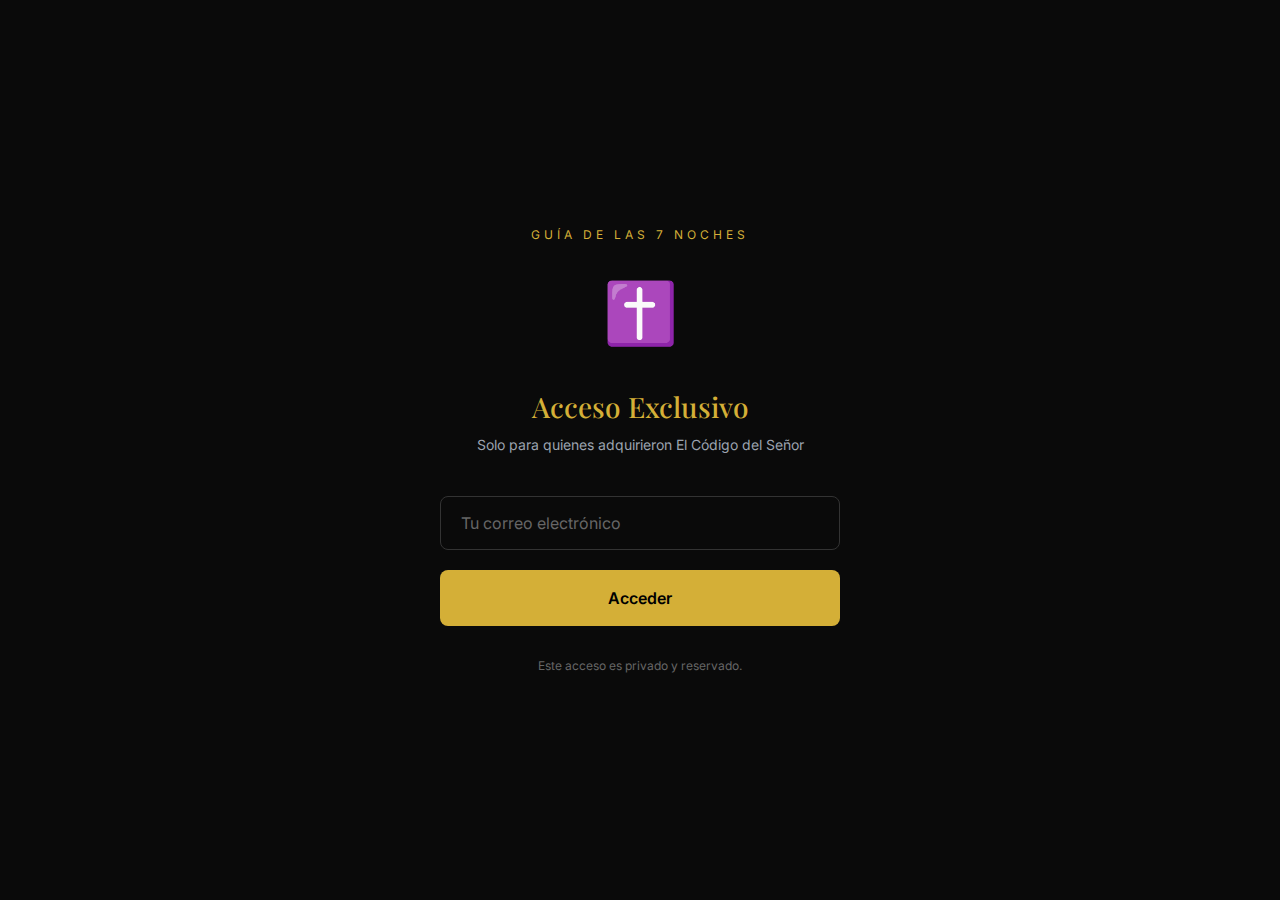
<file: app/index.html>
<!DOCTYPE html>
<html lang="es">

<head>
    <meta charset="UTF-8">
    <meta name="viewport" content="width=device-width, initial-scale=1.0">
    <meta name="description"
        content="Guía Interactiva de las 7 Noches - Un ritual guiado para tu transformación espiritual.">
    <meta name="robots" content="noindex, nofollow">

    <title>Guía de las 7 Noches | El Código del Señor</title>

    <!-- Favicon -->
    <link rel="icon" type="image/svg+xml"
        href="data:image/svg+xml,<svg xmlns='http://www.w3.org/2000/svg' viewBox='0 0 100 100'><text y='.9em' font-size='90'>🌙</text></svg>">

    <!-- Google Fonts -->
    <link rel="preconnect" href="https://fonts.googleapis.com">
    <link rel="preconnect" href="https://fonts.gstatic.com" crossorigin>
    <link
        href="https://fonts.googleapis.com/css2?family=Playfair+Display:wght@400;500;600;700&family=Inter:wght@400;500;600&display=swap"
        rel="stylesheet">

    <!-- Styles -->
    <link rel="stylesheet" href="/app/styles.css">
</head>

<body>
    <div id="app"></div>

    <script src="/app/app.js"></script>
</body>

</html>
</file>
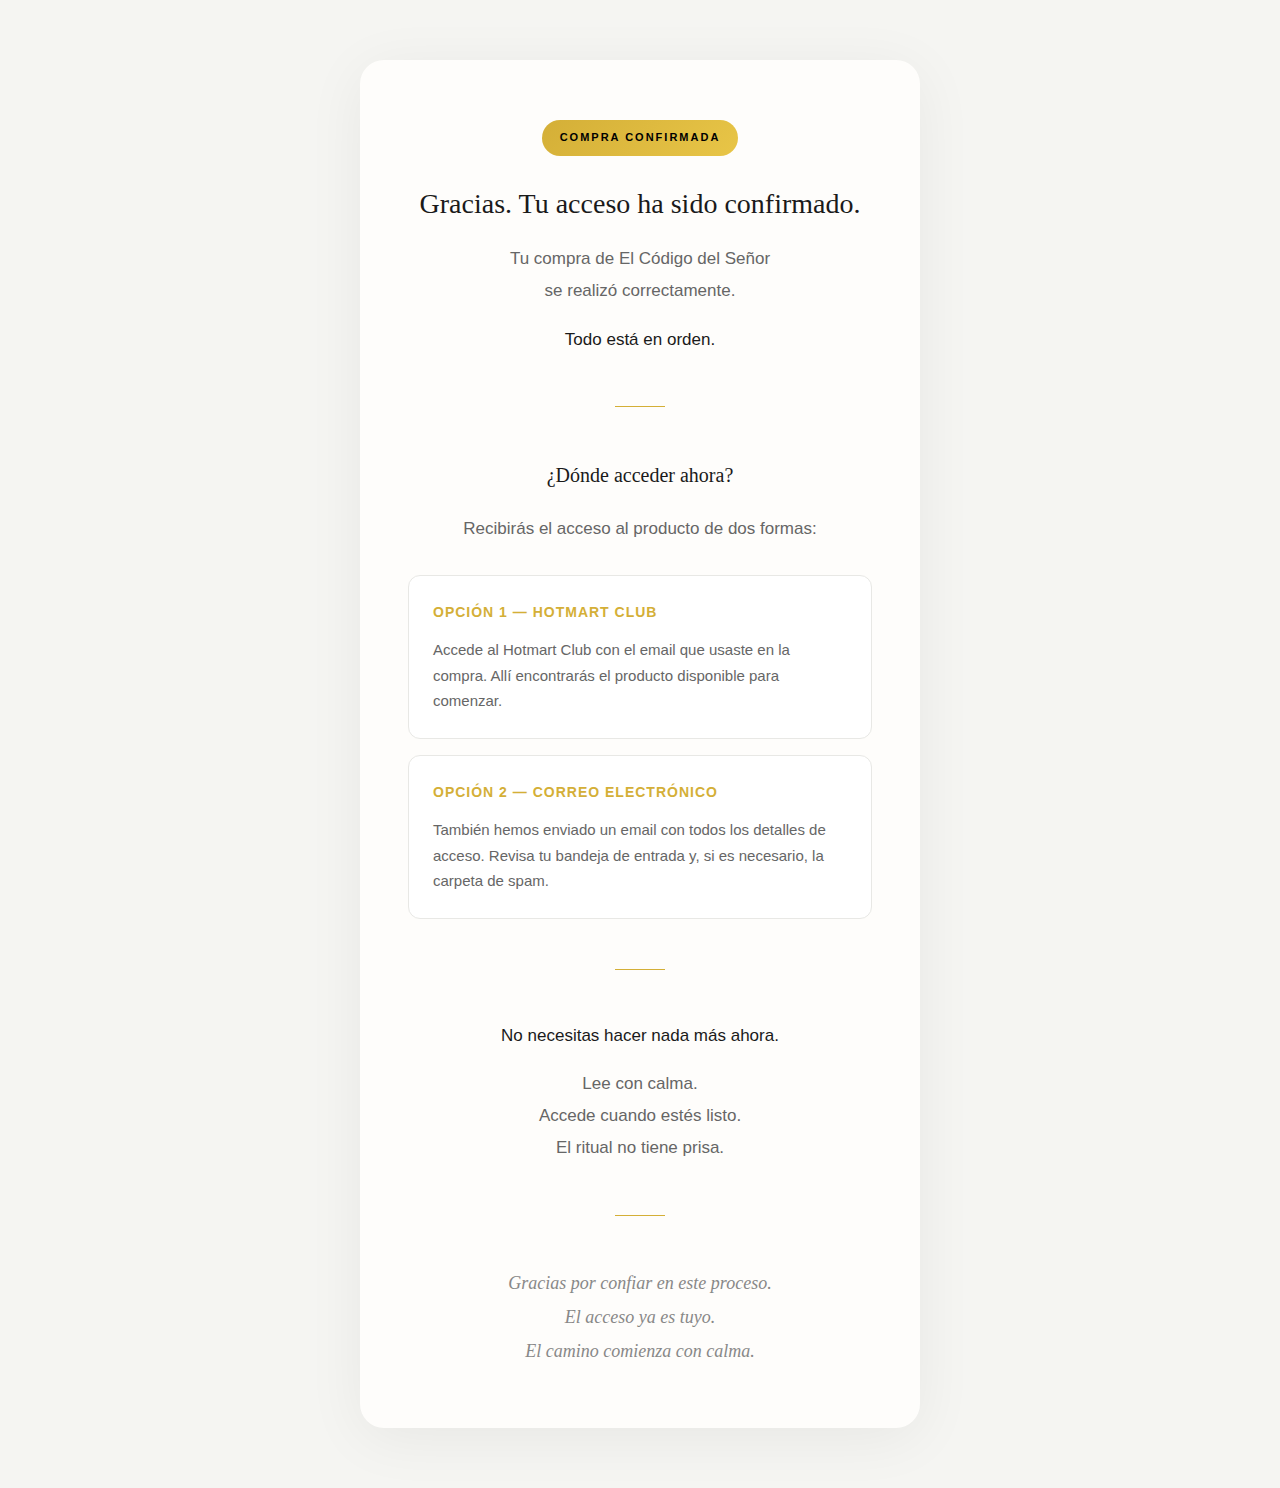
<file: thanks/index.html>
<!DOCTYPE html>
<html lang="es">

<head>
    <meta charset="UTF-8">
    <meta name="viewport" content="width=device-width, initial-scale=1.0">
    <meta name="robots" content="noindex, nofollow">

    <title>Compra Confirmada | El Código del Señor</title>

    <link rel="icon" type="image/svg+xml"
        href="data:image/svg+xml,<svg xmlns='http://www.w3.org/2000/svg' viewBox='0 0 100 100'><text y='.9em' font-size='90'>✓</text></svg>">

    <style>
        * {
            margin: 0;
            padding: 0;
            box-sizing: border-box;
        }

        body {
            background: #FEFDFB;
            font-family: -apple-system, BlinkMacSystemFont, 'Segoe UI', sans-serif;
            font-size: 17px;
            line-height: 1.8;
            color: #555;
            -webkit-font-smoothing: antialiased;
        }

        .container {
            max-width: 560px;
            margin: 0 auto;
            min-height: 100vh;
            padding: 60px 24px;
        }

        @media (min-width: 768px) {
            body {
                display: flex;
                justify-content: center;
                align-items: flex-start;
                padding: 60px 20px;
                background: #f5f5f2;
            }

            .container {
                background: #FEFDFB;
                border-radius: 24px;
                box-shadow: 0 10px 60px rgba(0, 0, 0, 0.06);
                min-height: auto;
                padding: 60px 48px;
            }
        }

        /* Badge */
        .badge {
            display: inline-block;
            background: linear-gradient(135deg, #D4AF37 0%, #E8C547 100%);
            color: #000;
            font-size: 11px;
            font-weight: 700;
            letter-spacing: 2px;
            padding: 8px 18px;
            border-radius: 20px;
            margin-bottom: 28px;
            text-transform: uppercase;
        }

        /* Bloco */
        .bloco {
            margin-bottom: 50px;
            text-align: center;
        }

        .bloco:last-child {
            margin-bottom: 0;
        }

        /* Separador */
        .separador {
            width: 50px;
            height: 1px;
            background: #D4AF37;
            margin: 50px auto;
        }

        /* Título */
        .titulo {
            font-family: Georgia, 'Times New Roman', serif;
            font-size: 28px;
            color: #1a1a1a;
            margin-bottom: 20px;
            font-weight: 400;
            line-height: 1.4;
        }

        /* Subtítulo */
        .subtitulo {
            font-family: Georgia, 'Times New Roman', serif;
            font-size: 20px;
            color: #1a1a1a;
            margin-bottom: 20px;
            font-weight: 400;
        }

        /* Texto */
        .texto {
            color: #666;
            margin-bottom: 16px;
            line-height: 1.9;
        }

        .texto:last-child {
            margin-bottom: 0;
        }

        .texto.destaque {
            color: #1a1a1a;
        }

        /* Opções de acesso */
        .opciones {
            text-align: left;
            margin: 30px 0;
        }

        .opcion {
            background: #fff;
            border: 1px solid #e8e8e5;
            border-radius: 12px;
            padding: 24px;
            margin-bottom: 16px;
        }

        .opcion:last-child {
            margin-bottom: 0;
        }

        .opcion-titulo {
            font-size: 14px;
            font-weight: 700;
            color: #D4AF37;
            letter-spacing: 1px;
            text-transform: uppercase;
            margin-bottom: 12px;
        }

        .opcion-texto {
            font-size: 15px;
            color: #666;
            line-height: 1.7;
        }

        /* Texto final */
        .texto-final {
            font-family: Georgia, 'Times New Roman', serif;
            font-size: 18px;
            color: #888;
            line-height: 1.9;
            font-style: italic;
        }

        /* Responsive */
        @media (max-width: 480px) {
            .container {
                padding: 40px 20px;
            }

            .titulo {
                font-size: 24px;
            }

            .subtitulo {
                font-size: 18px;
            }

            .opcion {
                padding: 20px;
            }
        }
    </style>
</head>

<body>
    <div class="container">

        <!-- BLOQUE 1: CONFIRMACIÓN -->
        <section class="bloco">
            <div class="badge">COMPRA CONFIRMADA</div>
            <h1 class="titulo">Gracias. Tu acceso ha sido confirmado.</h1>
            <p class="texto">
                Tu compra de El Código del Señor<br>
                se realizó correctamente.
            </p>
            <p class="texto destaque">
                Todo está en orden.
            </p>
        </section>

        <div class="separador"></div>

        <!-- BLOQUE 2: DÓNDE ACCEDER -->
        <section class="bloco">
            <h2 class="subtitulo">¿Dónde acceder ahora?</h2>
            <p class="texto">
                Recibirás el acceso al producto de dos formas:
            </p>

            <div class="opciones">
                <div class="opcion">
                    <p class="opcion-titulo">Opción 1 — Hotmart Club</p>
                    <p class="opcion-texto">
                        Accede al Hotmart Club con el email que usaste en la compra.
                        Allí encontrarás el producto disponible para comenzar.
                    </p>
                </div>

                <div class="opcion">
                    <p class="opcion-titulo">Opción 2 — Correo electrónico</p>
                    <p class="opcion-texto">
                        También hemos enviado un email con todos los detalles de acceso.
                        Revisa tu bandeja de entrada y, si es necesario, la carpeta de spam.
                    </p>
                </div>
            </div>
        </section>

        <div class="separador"></div>

        <!-- BLOQUE 3: INSTRUCCIÓN -->
        <section class="bloco">
            <p class="texto destaque">
                No necesitas hacer nada más ahora.
            </p>
            <p class="texto">
                Lee con calma.<br>
                Accede cuando estés listo.<br>
                El ritual no tiene prisa.
            </p>
        </section>

        <div class="separador"></div>

        <!-- BLOQUE 4: CIERRE -->
        <section class="bloco">
            <p class="texto-final">
                Gracias por confiar en este proceso.
            </p>
            <p class="texto-final">
                El acceso ya es tuyo.<br>
                El camino comienza con calma.
            </p>
        </section>

    </div>
</body>

</html>
</file>
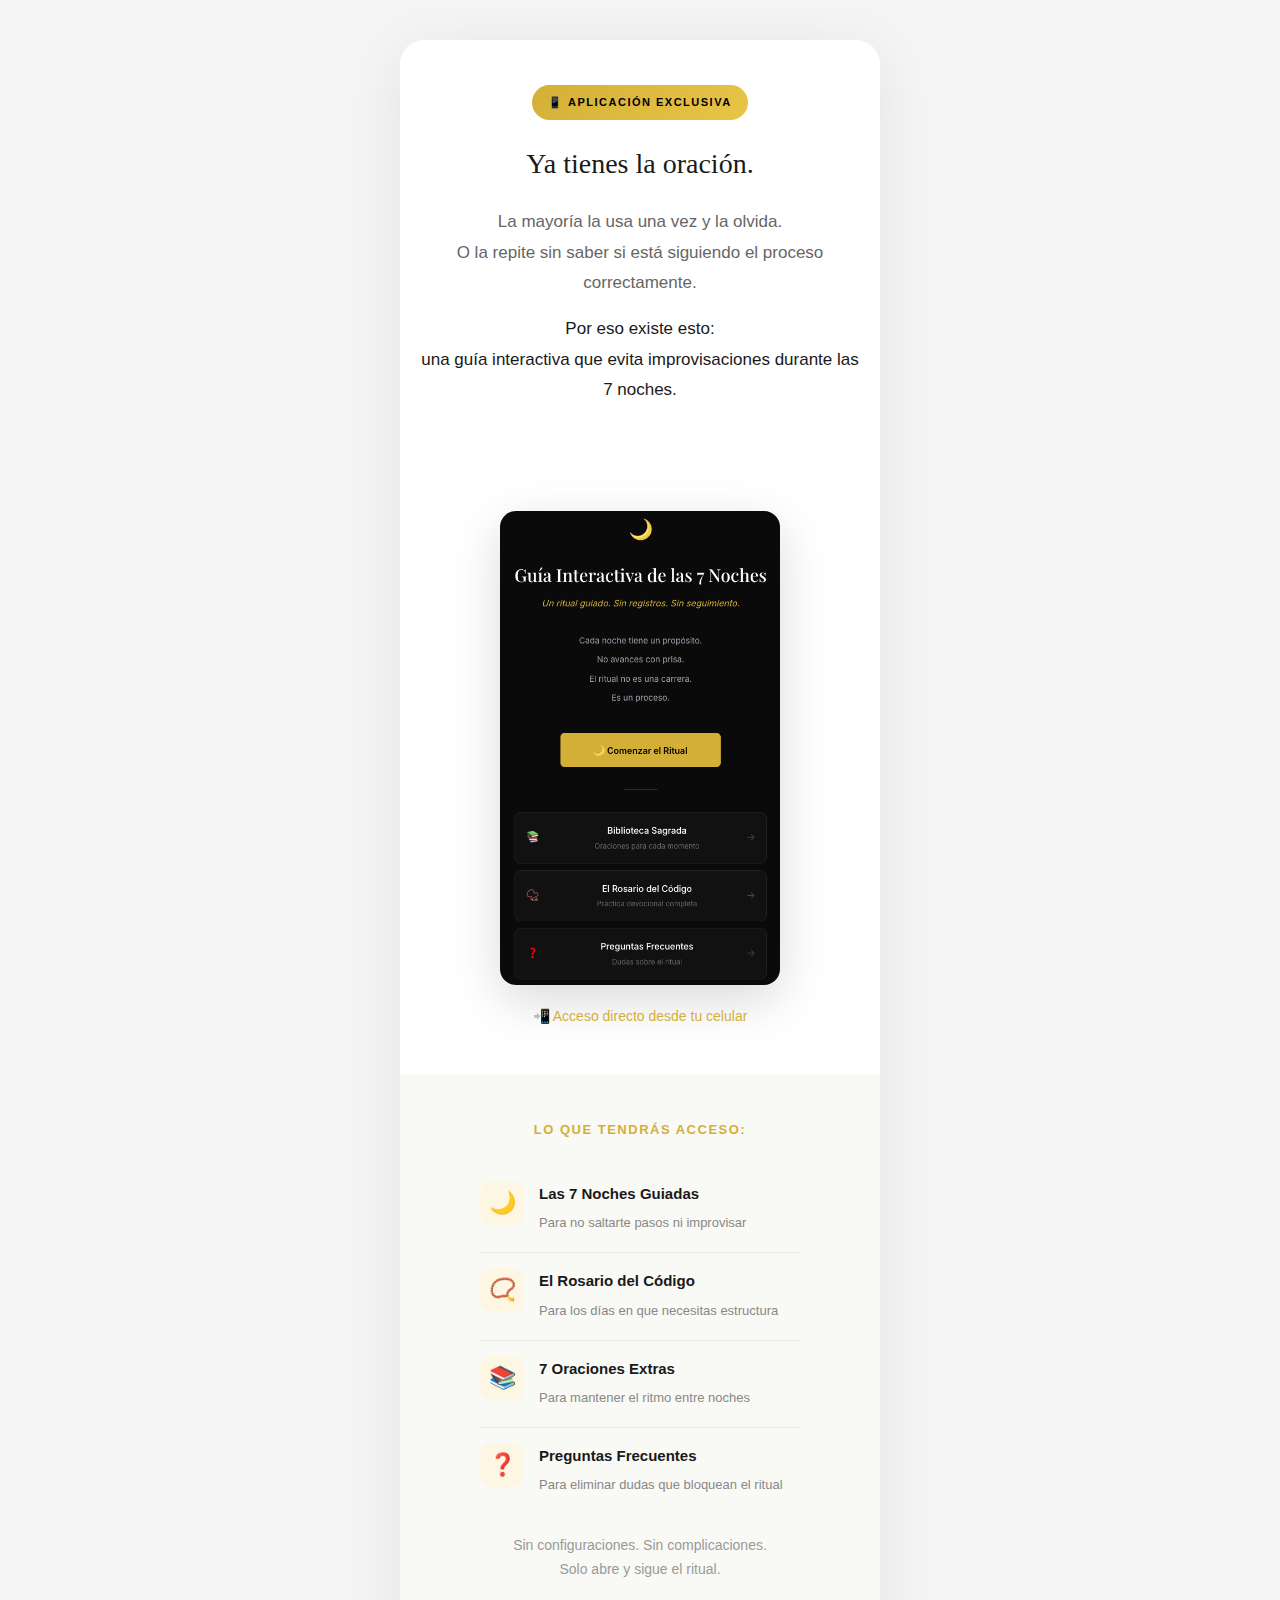
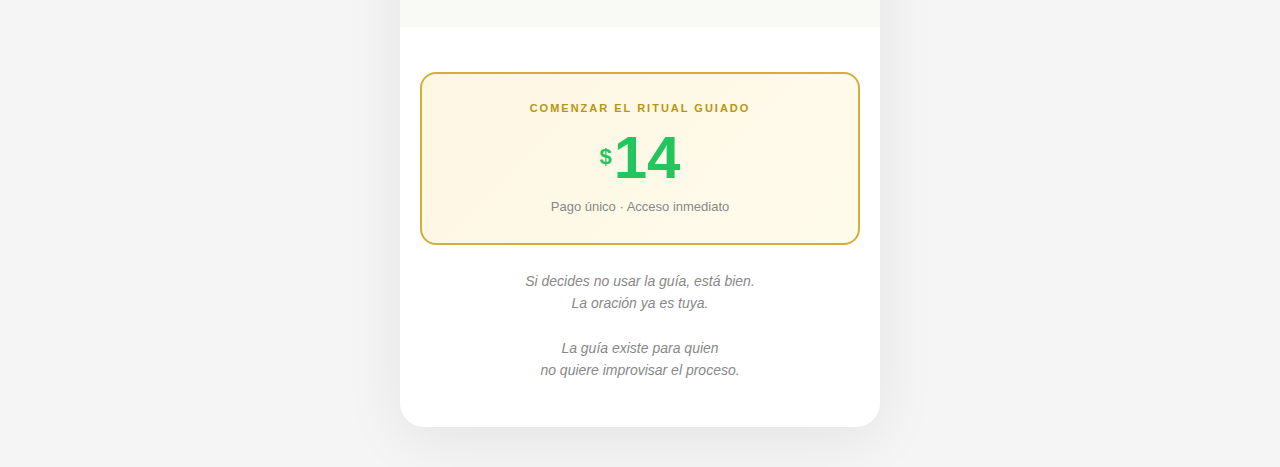
<file: upsell1/index.html>
<!DOCTYPE html>
<html lang="es">

<head>
    <meta charset="UTF-8">
    <meta name="viewport" content="width=device-width, initial-scale=1.0">
    <meta name="robots" content="noindex, nofollow">

    <title>Guía de las 7 Noches | El Código del Señor</title>

    <!-- Favicon -->
    <link rel="icon" type="image/svg+xml"
        href="data:image/svg+xml,<svg xmlns='http://www.w3.org/2000/svg' viewBox='0 0 100 100'><text y='.9em' font-size='90'>🌙</text></svg>">

    <style>
        * {
            margin: 0;
            padding: 0;
            box-sizing: border-box;
        }

        body {
            background: #fff;
            font-family: -apple-system, BlinkMacSystemFont, 'Segoe UI', sans-serif;
            font-size: 17px;
            line-height: 1.7;
            color: #555;
            -webkit-font-smoothing: antialiased;
        }

        .container {
            max-width: 480px;
            margin: 0 auto;
            min-height: 100vh;
        }

        /* Desktop */
        @media (min-width: 768px) {
            body {
                display: flex;
                justify-content: center;
                align-items: flex-start;
                padding: 40px 20px;
                background: #f5f5f5;
            }

            .container {
                background: #fff;
                border-radius: 24px;
                box-shadow: 0 10px 60px rgba(0, 0, 0, 0.08);
                min-height: auto;
                margin: 0 auto;
            }

            .bloco:first-child {
                border-radius: 24px 24px 0 0;
            }

            .bloco:last-child {
                border-radius: 0 0 24px 24px;
            }
        }

        .bloco {
            padding: 45px 20px;
            text-align: center;
        }

        .bloco-alt {
            background: #F9F9F6;
        }

        /* Badge */
        .badge-app {
            display: inline-block;
            background: linear-gradient(135deg, #D4AF37 0%, #E8C547 100%);
            color: #000;
            font-size: 11px;
            font-weight: 700;
            letter-spacing: 1.5px;
            padding: 8px 16px;
            border-radius: 20px;
            margin-bottom: 20px;
            text-transform: uppercase;
        }

        /* Título */
        .titulo {
            font-family: Georgia, 'Times New Roman', serif;
            font-size: 28px;
            color: #1a1a1a;
            margin-bottom: 20px;
            font-weight: 400;
        }

        /* Textos */
        .texto {
            color: #666;
            margin-bottom: 15px;
            line-height: 1.8;
        }

        .texto.destaque {
            color: #1a1a1a;
            font-weight: 500;
        }

        .texto-pequeno {
            font-size: 14px;
            color: #999;
            margin-top: 20px;
        }

        .texto-fim {
            font-size: 14px;
            color: #888;
            font-style: italic;
            margin-top: 25px;
            line-height: 1.6;
        }

        /* App Image */
        .app-container {
            text-align: center;
        }

        .app-image {
            max-width: 280px;
            margin: 0 auto;
            border-radius: 16px;
            overflow: hidden;
            box-shadow: 0 15px 50px rgba(0, 0, 0, 0.15);
        }

        .app-image img {
            width: 100%;
            height: auto;
            display: block;
        }

        .app-label {
            font-size: 14px;
            color: #D4AF37;
            font-weight: 500;
            margin-top: 20px;
        }

        /* Features */
        .bloco-titulo {
            font-size: 13px;
            font-weight: 700;
            letter-spacing: 1.5px;
            color: #D4AF37;
            text-transform: uppercase;
            margin-bottom: 25px;
        }

        .features {
            text-align: left;
            max-width: 320px;
            margin: 0 auto;
        }

        .feature {
            display: flex;
            align-items: flex-start;
            gap: 15px;
            padding: 15px 0;
            border-bottom: 1px solid #e5e5e5;
        }

        .feature:last-child {
            border-bottom: none;
        }

        .feature-icon {
            font-size: 22px;
            width: 44px;
            height: 44px;
            background: #FDF6E3;
            border-radius: 12px;
            display: flex;
            align-items: center;
            justify-content: center;
            flex-shrink: 0;
        }

        .feature-text {
            flex: 1;
        }

        .feature-text strong {
            display: block;
            color: #1a1a1a;
            font-size: 15px;
            margin-bottom: 2px;
        }

        .feature-text span {
            font-size: 13px;
            color: #888;
        }

        /* Offer Box */
        .offer-box {
            background: linear-gradient(135deg, #FDF6E3 0%, #FFFBEB 100%);
            border: 2px solid #D4AF37;
            border-radius: 16px;
            padding: 25px;
            margin-bottom: 25px;
        }

        .offer-label {
            font-size: 11px;
            font-weight: 700;
            letter-spacing: 2px;
            color: #B8960C;
            margin-bottom: 10px;
        }

        .offer-price {
            display: flex;
            align-items: flex-start;
            justify-content: center;
            gap: 2px;
        }

        .price-symbol {
            font-size: 22px;
            font-weight: 600;
            color: #22c55e;
            margin-top: 10px;
        }

        .price-value {
            font-size: 60px;
            font-weight: 700;
            color: #22c55e;
            line-height: 1;
        }

        .price-currency {
            font-size: 16px;
            font-weight: 600;
            color: #22c55e;
            margin-top: 14px;
        }

        .offer-note {
            font-size: 13px;
            color: #888;
            margin-top: 8px;
        }

        /* Widget */
        .widget-container {
            max-width: 350px;
            margin: 0 auto;
        }

        .widget-placeholder {
            background: #F5F5F0;
            border: 2px dashed #ddd;
            border-radius: 12px;
            padding: 30px;
            color: #999;
            font-size: 14px;
        }

        /* Responsive */
        @media (max-width: 480px) {
            .bloco {
                padding: 35px 16px;
            }

            .titulo {
                font-size: 24px;
            }

            .price-value {
                font-size: 52px;
            }

            .app-preview {
                max-width: 230px;
            }

            .feature {
                gap: 12px;
            }

            .feature-icon {
                width: 40px;
                height: 40px;
                font-size: 20px;
            }
        }
    </style>
</head>

<body>
    <div class="container">

        <!-- BLOCO 1: ABERTURA -->
        <section class="bloco">
            <div class="badge-app">📱 APLICACIÓN EXCLUSIVA</div>
            <h1 class="titulo">Ya tienes la oración.</h1>
            <p class="texto">
                La mayoría la usa una vez y la olvida.<br>
                O la repite sin saber si está siguiendo el proceso correctamente.
            </p>
            <p class="texto destaque">
                Por eso existe esto:<br>
                una guía interactiva que evita improvisaciones durante las 7 noches.
            </p>
        </section>

        <!-- BLOCO 2: IMAGEM DO APP -->
        <section class="bloco">
            <div class="app-container">
                <div class="app-image">
                    <img src="/upsell1/app-screenshot.png" alt="Guía Interactiva de las 7 Noches">
                </div>
                <p class="app-label">📲 Acceso directo desde tu celular</p>
            </div>
        </section>

        <!-- BLOCO 3: FEATURES -->
        <section class="bloco bloco-alt">
            <p class="bloco-titulo">Lo que tendrás acceso:</p>

            <div class="features">
                <div class="feature">
                    <span class="feature-icon">🌙</span>
                    <div class="feature-text">
                        <strong>Las 7 Noches Guiadas</strong>
                        <span>Para no saltarte pasos ni improvisar</span>
                    </div>
                </div>

                <div class="feature">
                    <span class="feature-icon">📿</span>
                    <div class="feature-text">
                        <strong>El Rosario del Código</strong>
                        <span>Para los días en que necesitas estructura</span>
                    </div>
                </div>

                <div class="feature">
                    <span class="feature-icon">📚</span>
                    <div class="feature-text">
                        <strong>7 Oraciones Extras</strong>
                        <span>Para mantener el ritmo entre noches</span>
                    </div>
                </div>

                <div class="feature">
                    <span class="feature-icon">❓</span>
                    <div class="feature-text">
                        <strong>Preguntas Frecuentes</strong>
                        <span>Para eliminar dudas que bloquean el ritual</span>
                    </div>
                </div>
            </div>

            <p class="texto-pequeno">
                Sin configuraciones. Sin complicaciones.<br>
                Solo abre y sigue el ritual.
            </p>
        </section>

        <!-- BLOCO 4: PREÇO + WIDGET + FECHAMENTO -->
        <section class="bloco">

            <!-- BOX DE OFERTA -->
            <div class="offer-box">
                <p class="offer-label">COMENZAR EL RITUAL GUIADO</p>
                <p class="offer-price">
                    <span class="price-symbol">$</span><span class="price-value">14</span>
                </p>
                <p class="offer-note">Pago único · Acceso inmediato</p>
            </div>

            <!-- WIDGET HOTMART -->
            <div class="widget-container">
                <!-- HOTMART - Sales Funnel Widget -->
                <div id="hotmart-sales-funnel"></div>
                <script src="https://checkout.hotmart.com/lib/hotmart-checkout-elements.js"></script>
                <script>
                    checkoutElements.init('salesFunnel').mount('#hotmart-sales-funnel')
                </script>
            </div>

            <!-- FECHAMENTO -->
            <p class="texto-fim">
                Si decides no usar la guía, está bien.<br>
                La oración ya es tuya.<br><br>
                La guía existe para quien<br>
                no quiere improvisar el proceso.
            </p>

        </section>

    </div>
</body>

</html>
</file>
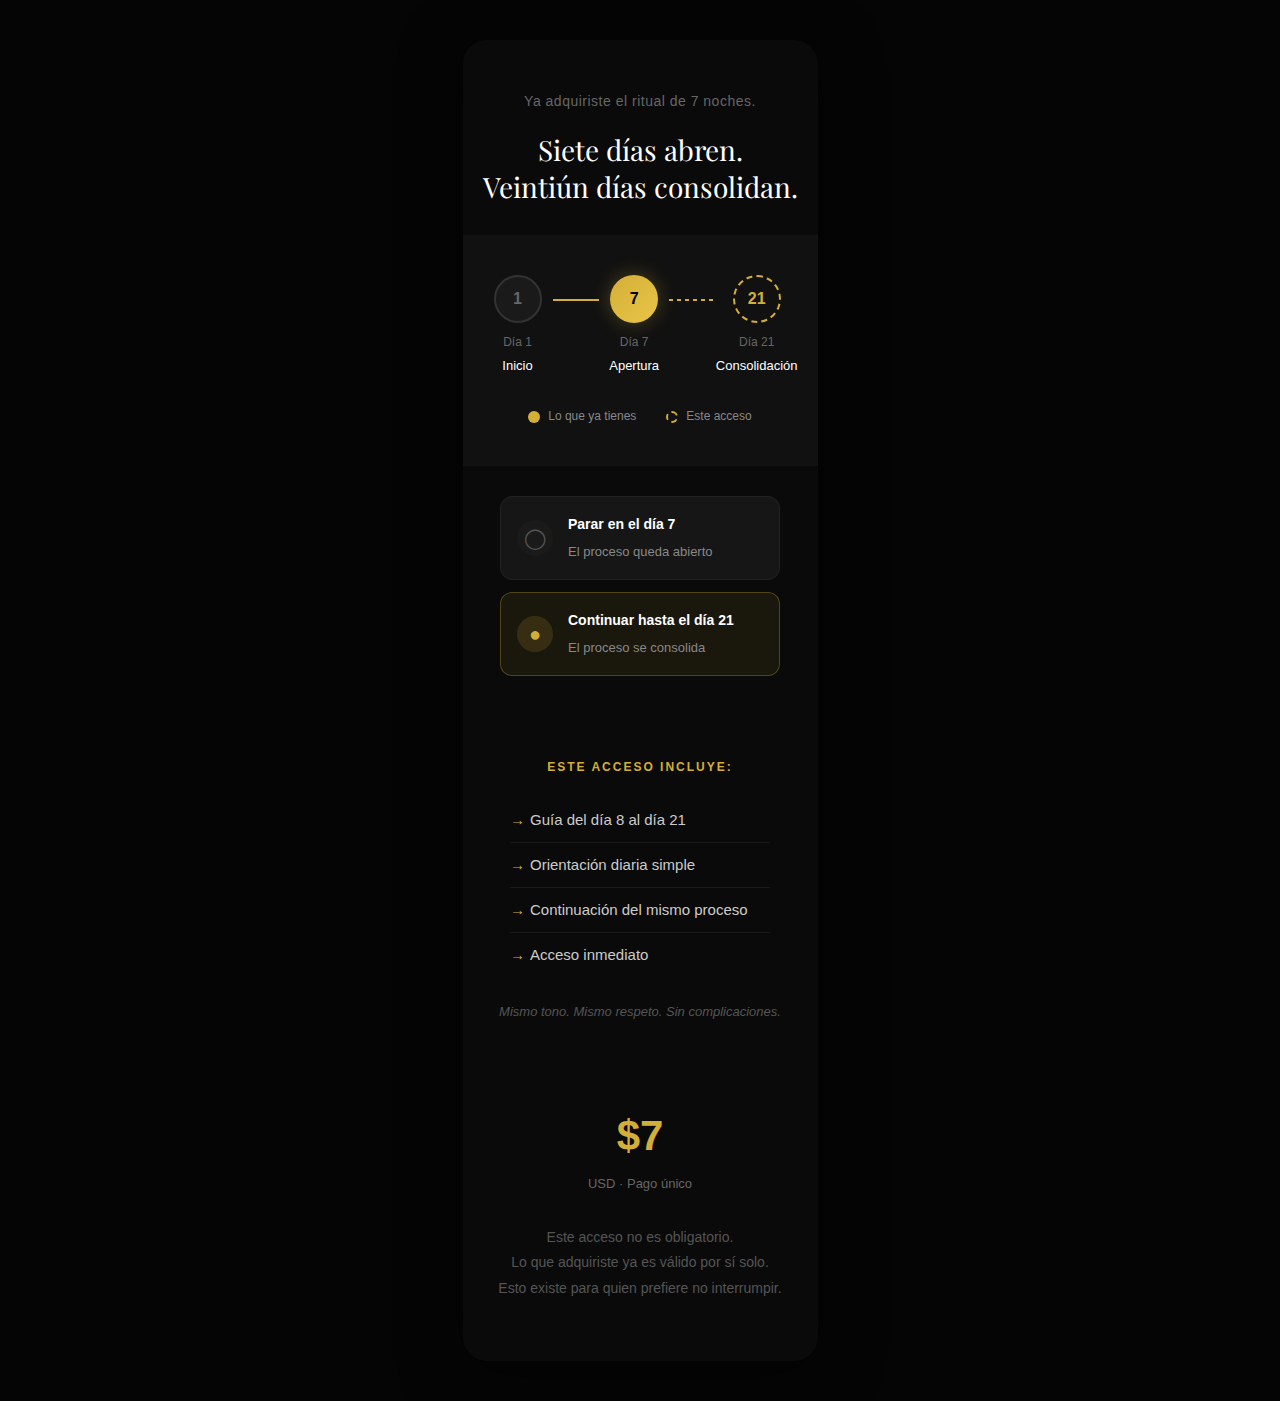
<file: upsell2/index.html>
<!DOCTYPE html>
<html lang="es">

<head>
    <meta charset="UTF-8">
    <meta name="viewport" content="width=device-width, initial-scale=1.0">
    <meta name="robots" content="noindex, nofollow">

    <title>Continuar el Ritual - 21 Días | El Código del Señor</title>

    <link rel="icon" type="image/svg+xml"
        href="data:image/svg+xml,<svg xmlns='http://www.w3.org/2000/svg' viewBox='0 0 100 100'><text y='.9em' font-size='90'>🌙</text></svg>">

    <link href="https://fonts.googleapis.com/css2?family=Playfair+Display:wght@400;500&display=swap" rel="stylesheet">

    <style>
        * {
            margin: 0;
            padding: 0;
            box-sizing: border-box;
        }

        body {
            background: #0a0a0a;
            color: #a0a0a0;
            font-family: -apple-system, BlinkMacSystemFont, 'Segoe UI', sans-serif;
            font-size: 16px;
            line-height: 1.6;
            -webkit-font-smoothing: antialiased;
        }

        .container {
            max-width: 480px;
            margin: 0 auto;
        }

        /* ==================== BLOCO 1: ABERTURA ==================== */
        .bloco-abertura {
            text-align: center;
            padding: 50px 20px 30px 20px;
        }

        .abertura-contexto {
            font-size: 14px;
            color: #666;
            margin-bottom: 20px;
            letter-spacing: 0.5px;
        }

        .abertura-titulo {
            font-family: 'Playfair Display', Georgia, serif;
            font-size: 28px;
            font-weight: 400;
            color: #fff;
            line-height: 1.3;
        }

        /* ==================== BLOCO 2: TIMELINE ==================== */
        .bloco-timeline {
            padding: 40px 20px;
            background: #111;
        }

        .timeline {
            display: flex;
            align-items: flex-start;
            justify-content: center;
            gap: 0;
            max-width: 350px;
            margin: 0 auto;
        }

        .timeline-ponto {
            display: flex;
            flex-direction: column;
            align-items: center;
            min-width: 70px;
        }

        .timeline-marcador {
            width: 48px;
            height: 48px;
            border-radius: 50%;
            display: flex;
            align-items: center;
            justify-content: center;
            font-size: 16px;
            font-weight: 700;
            margin-bottom: 10px;
        }

        .timeline-marcador.inicio {
            background: #1a1a1a;
            border: 2px solid #333;
            color: #666;
        }

        .timeline-marcador.ativo {
            background: linear-gradient(135deg, #D4AF37, #E8C547);
            color: #000;
            box-shadow: 0 0 20px rgba(212, 175, 55, 0.3);
        }

        .timeline-marcador.pendente {
            background: transparent;
            border: 2px dashed #D4AF37;
            color: #D4AF37;
        }

        .timeline-label {
            font-size: 12px;
            color: #666;
            margin-bottom: 4px;
        }

        .timeline-desc {
            font-size: 13px;
            color: #fff;
            font-weight: 500;
        }

        .timeline-linha {
            flex: 1;
            height: 2px;
            margin-top: 24px;
            min-width: 40px;
        }

        .timeline-linha.ativo {
            background: #D4AF37;
        }

        .timeline-linha.pendente {
            background: repeating-linear-gradient(90deg,
                    #D4AF37 0px,
                    #D4AF37 4px,
                    transparent 4px,
                    transparent 8px);
        }

        /* Legenda */
        .timeline-legenda {
            display: flex;
            justify-content: center;
            gap: 30px;
            margin-top: 30px;
        }

        .legenda-item {
            display: flex;
            align-items: center;
            gap: 8px;
        }

        .legenda-cor {
            width: 12px;
            height: 12px;
            border-radius: 50%;
        }

        .legenda-cor.ativo {
            background: #D4AF37;
        }

        .legenda-cor.pendente {
            border: 2px dashed #D4AF37;
            background: transparent;
        }

        .legenda-texto {
            font-size: 12px;
            color: #888;
        }

        /* ==================== BLOCO 2.5: COMPARATIVO ==================== */
        .bloco-comparativo {
            padding: 30px 20px;
            max-width: 320px;
            margin: 0 auto;
        }

        .comparativo-item {
            display: flex;
            align-items: center;
            gap: 15px;
            padding: 16px;
            border-radius: 12px;
            margin-bottom: 12px;
        }

        .comparativo-item.parar {
            background: #161616;
            border: 1px solid #222;
        }

        .comparativo-item.continuar {
            background: rgba(212, 175, 55, 0.08);
            border: 1px solid rgba(212, 175, 55, 0.3);
        }

        .comparativo-icone {
            font-size: 20px;
            width: 36px;
            height: 36px;
            display: flex;
            align-items: center;
            justify-content: center;
            border-radius: 50%;
        }

        .comparativo-item.parar .comparativo-icone {
            color: #555;
            background: #1a1a1a;
        }

        .comparativo-item.continuar .comparativo-icone {
            color: #D4AF37;
            background: rgba(212, 175, 55, 0.15);
        }

        .comparativo-texto strong {
            display: block;
            font-size: 14px;
            color: #fff;
            margin-bottom: 2px;
        }

        .comparativo-texto span {
            font-size: 13px;
            color: #888;
        }

        /* ==================== BLOCO 3: CONTEÚDO ==================== */
        .bloco-conteudo {
            padding: 40px 20px;
            text-align: center;
        }

        .conteudo-titulo {
            font-size: 12px;
            font-weight: 600;
            letter-spacing: 2px;
            text-transform: uppercase;
            color: #D4AF37;
            margin-bottom: 20px;
        }

        .conteudo-lista {
            list-style: none;
            padding: 0;
            max-width: 260px;
            margin: 0 auto;
            text-align: left;
        }

        .conteudo-lista li {
            padding: 10px 0;
            font-size: 15px;
            color: #ccc;
            border-bottom: 1px solid #1a1a1a;
            padding-left: 20px;
            position: relative;
        }

        .conteudo-lista li::before {
            content: "→";
            position: absolute;
            left: 0;
            color: #D4AF37;
        }

        .conteudo-lista li:last-child {
            border-bottom: none;
        }

        .conteudo-nota {
            font-size: 13px;
            color: #555;
            margin-top: 25px;
            font-style: italic;
        }

        /* ==================== BLOCO 4: DECISÃO ==================== */
        .bloco-decisao {
            padding: 40px 20px 60px 20px;
            text-align: center;
        }

        .preco-simples {
            margin-bottom: 25px;
        }

        .preco-valor {
            font-size: 42px;
            font-weight: 700;
            color: #D4AF37;
        }

        .preco-info {
            display: block;
            font-size: 13px;
            color: #666;
            margin-top: 5px;
        }

        .widget-container {
            max-width: 350px;
            margin: 0 auto;
        }

        .decisao-texto {
            font-size: 14px;
            color: #555;
            line-height: 1.8;
            margin-top: 30px;
        }

        /* ==================== RESPONSIVO ==================== */
        @media (max-width: 400px) {
            .timeline-ponto {
                min-width: 60px;
            }

            .timeline-marcador {
                width: 42px;
                height: 42px;
                font-size: 14px;
            }

            .abertura-titulo {
                font-size: 24px;
            }

            .preco-valor {
                font-size: 36px;
            }
        }

        @media (min-width: 768px) {
            body {
                display: flex;
                justify-content: center;
                align-items: flex-start;
                padding: 40px 20px;
                background: #050505;
            }

            .container {
                background: #0a0a0a;
                border-radius: 24px;
                box-shadow: 0 10px 60px rgba(0, 0, 0, 0.5);
            }
        }
    </style>
</head>

<body>
    <div class="container">

        <!-- BLOCO 1: ABERTURA -->
        <div class="bloco-abertura">
            <p class="abertura-contexto">Ya adquiriste el ritual de 7 noches.</p>
            <h1 class="abertura-titulo">
                Siete días abren.<br>
                Veintiún días consolidan.
            </h1>
        </div>

        <!-- BLOCO 2: TIMELINE VISUAL -->
        <div class="bloco-timeline">
            <div class="timeline">
                <!-- Ponto 1: Início -->
                <div class="timeline-ponto">
                    <div class="timeline-marcador inicio">1</div>
                    <div class="timeline-label">Día 1</div>
                    <div class="timeline-desc">Inicio</div>
                </div>

                <!-- Linha conectora ativa -->
                <div class="timeline-linha ativo"></div>

                <!-- Ponto 2: Apertura (dia 7) -->
                <div class="timeline-ponto">
                    <div class="timeline-marcador ativo">7</div>
                    <div class="timeline-label">Día 7</div>
                    <div class="timeline-desc">Apertura</div>
                </div>

                <!-- Linha conectora pendente -->
                <div class="timeline-linha pendente"></div>

                <!-- Ponto 3: Consolidação (dia 21) -->
                <div class="timeline-ponto">
                    <div class="timeline-marcador pendente">21</div>
                    <div class="timeline-label">Día 21</div>
                    <div class="timeline-desc">Consolidación</div>
                </div>
            </div>

            <!-- Legenda -->
            <div class="timeline-legenda">
                <div class="legenda-item">
                    <span class="legenda-cor ativo"></span>
                    <span class="legenda-texto">Lo que ya tienes</span>
                </div>
                <div class="legenda-item">
                    <span class="legenda-cor pendente"></span>
                    <span class="legenda-texto">Este acceso</span>
                </div>
            </div>
        </div>

        <!-- BLOCO 2.5: COMPARATIVO -->
        <div class="bloco-comparativo">
            <div class="comparativo-item parar">
                <div class="comparativo-icone">◯</div>
                <div class="comparativo-texto">
                    <strong>Parar en el día 7</strong>
                    <span>El proceso queda abierto</span>
                </div>
            </div>

            <div class="comparativo-item continuar">
                <div class="comparativo-icone">●</div>
                <div class="comparativo-texto">
                    <strong>Continuar hasta el día 21</strong>
                    <span>El proceso se consolida</span>
                </div>
            </div>
        </div>

        <!-- BLOCO 3: CONTEÚDO -->
        <div class="bloco-conteudo">
            <p class="conteudo-titulo">Este acceso incluye:</p>

            <ul class="conteudo-lista">
                <li>Guía del día 8 al día 21</li>
                <li>Orientación diaria simple</li>
                <li>Continuación del mismo proceso</li>
                <li>Acceso inmediato</li>
            </ul>

            <p class="conteudo-nota">Mismo tono. Mismo respeto. Sin complicaciones.</p>
        </div>

        <!-- BLOCO 4: DECISÃO + WIDGET -->
        <div class="bloco-decisao">
            <!-- Preço -->
            <div class="preco-simples">
                <span class="preco-valor">$7</span>
                <span class="preco-info">USD · Pago único</span>
            </div>

            <!-- WIDGET HOTMART - NÃO MODIFICAR -->
            <div class="widget-container">
                <div id="hotmart-sales-funnel"></div>
                <script src="https://checkout.hotmart.com/lib/hotmart-checkout-elements.js"></script>
                <script>
                    checkoutElements.init('salesFunnel').mount('#hotmart-sales-funnel')
                </script>
            </div>

            <!-- Texto de fechamento -->
            <p class="decisao-texto">
                Este acceso no es obligatorio.<br>
                Lo que adquiriste ya es válido por sí solo.<br>
                Esto existe para quien prefiere no interrumpir.
            </p>
        </div>

    </div>
</body>

</html>
</file>
<file: app/styles.css>
/* ==================== CSS VARIABLES ==================== */
:root {
    --bg-primary: #0a0a0a;
    --bg-secondary: #111111;
    --bg-tertiary: #1a1a1a;
    --text-primary: #ffffff;
    --text-secondary: #9ca3af;
    --text-muted: #666666;
    --accent: #D4AF37;
    --border: #333333;
    --font-serif: 'Playfair Display', Georgia, serif;
    --font-sans: 'Inter', -apple-system, BlinkMacSystemFont, 'Segoe UI', sans-serif;
    --font-prayer: Georgia, 'Times New Roman', serif;
    --max-width: 600px;
    --transition: all 0.3s ease;
}

/* ==================== RESET ==================== */
* {
    margin: 0;
    padding: 0;
    box-sizing: border-box;
}

html {
    scroll-behavior: smooth;
}

body {
    background: var(--bg-primary);
    min-height: 100vh;
    font-family: var(--font-sans);
    color: var(--text-primary);
    line-height: 1.6;
    -webkit-font-smoothing: antialiased;
    -moz-osx-font-smoothing: grayscale;
}

/* ==================== APP CONTAINER ==================== */
#app {
    min-height: 100vh;
    display: flex;
    flex-direction: column;
}

/* ==================== SCREEN BASE ==================== */
.screen {
    flex: 1;
    display: flex;
    flex-direction: column;
    padding: 40px 20px;
    max-width: var(--max-width);
    margin: 0 auto;
    width: 100%;
}

.screen-center {
    justify-content: center;
    align-items: center;
    text-align: center;
}

/* ==================== TYPOGRAPHY ==================== */
.title-serif {
    font-family: var(--font-serif);
    font-weight: 500;
    line-height: 1.2;
}

.text-gold {
    color: var(--accent);
}

.text-muted {
    color: var(--text-muted);
}

.text-secondary {
    color: var(--text-secondary);
}

.text-italic {
    font-style: italic;
}

.text-uppercase {
    text-transform: uppercase;
    letter-spacing: 3px;
}

.text-center {
    text-align: center;
}

/* ==================== BUTTONS ==================== */
.btn {
    display: inline-block;
    background: var(--accent);
    color: #000;
    font-family: var(--font-sans);
    font-weight: 600;
    font-size: 16px;
    padding: 18px 60px;
    border: none;
    border-radius: 8px;
    cursor: pointer;
    transition: var(--transition);
    text-decoration: none;
}

.btn:hover {
    transform: translateY(-2px);
    box-shadow: 0 4px 20px rgba(212, 175, 55, 0.3);
}

.btn:active {
    transform: translateY(0);
}

.btn-full {
    width: 100%;
}

/* ==================== INPUTS ==================== */
.input {
    width: 100%;
    background: transparent;
    border: 1px solid var(--border);
    color: var(--text-primary);
    font-family: var(--font-sans);
    font-size: 16px;
    padding: 16px 20px;
    border-radius: 8px;
    outline: none;
    transition: var(--transition);
}

.input::placeholder {
    color: var(--text-muted);
}

.input:focus {
    border-color: var(--accent);
}

/* ==================== LOGIN SCREEN ==================== */
.login-container {
    max-width: 400px;
    width: 100%;
}

.login-icon {
    font-size: 60px;
    margin-bottom: 30px;
}

.login-title {
    font-size: 28px;
    margin-bottom: 10px;
}

.login-subtitle {
    font-size: 14px;
    margin-bottom: 40px;
}

.login-form {
    width: 100%;
}

.login-form .input {
    margin-bottom: 20px;
}

.login-footer {
    font-size: 12px;
    margin-top: 30px;
}

/* ==================== VERIFICATION SCREEN ==================== */
.verification-container {
    text-align: center;
    display: flex;
    flex-direction: column;
    align-items: center;
    justify-content: center;
}

.spinner {
    width: 50px;
    height: 50px;
    border: 3px solid var(--border);
    border-top-color: var(--accent);
    border-radius: 50%;
    animation: spin 1s linear infinite;
    margin-bottom: 30px;
}

@keyframes spin {
    to {
        transform: rotate(360deg);
    }
}

.verification-text {
    font-size: 16px;
    color: var(--text-primary);
    min-height: 24px;
    animation: fadeInOut 1.5s ease-in-out;
}

@keyframes fadeInOut {
    0% {
        opacity: 0;
    }

    20% {
        opacity: 1;
    }

    80% {
        opacity: 1;
    }

    100% {
        opacity: 0;
    }
}

/* ==================== HOME SCREEN ==================== */
.home-container {
    text-align: center;
}

.home-icon {
    font-size: 40px;
    margin-bottom: 30px;
}

.home-title {
    font-size: 32px;
    margin-bottom: 20px;
}

.home-subtitle {
    font-size: 16px;
    margin-bottom: 40px;
}

.home-description {
    font-size: 15px;
    line-height: 1.8;
    margin-bottom: 50px;
}

.home-description p {
    margin-bottom: 0.5em;
}

/* ==================== NIGHT SELECTION SCREEN ==================== */
.selection-header {
    display: flex;
    align-items: center;
    margin-bottom: 30px;
    position: relative;
}

.back-button {
    display: flex;
    align-items: center;
    gap: 8px;
    background: none;
    border: none;
    color: var(--text-muted);
    font-family: var(--font-sans);
    font-size: 14px;
    cursor: pointer;
    padding: 10px 0;
    transition: var(--transition);
}

.back-button:hover {
    color: var(--text-primary);
}

.selection-title-container {
    text-align: center;
    margin-bottom: 10px;
}

.selection-title {
    font-size: 24px;
    margin-bottom: 10px;
}

.selection-subtitle {
    font-size: 14px;
    margin-bottom: 40px;
}

/* Night Items */
.nights-list {
    display: flex;
    flex-direction: column;
    gap: 12px;
}

.night-item {
    display: flex;
    align-items: center;
    background: var(--bg-secondary);
    padding: 20px;
    border-radius: 12px;
    border-left: 3px solid var(--accent);
    cursor: pointer;
    transition: var(--transition);
}

.night-item:hover {
    background: #1f1f1f;
    transform: translateX(5px);
}

.night-number {
    color: var(--accent);
    font-weight: 700;
    font-size: 18px;
    margin-right: 15px;
    min-width: 24px;
}

.night-info {
    flex: 1;
}

.night-title {
    font-size: 16px;
    color: var(--text-primary);
    display: block;
    margin-bottom: 2px;
}

.night-theme {
    font-size: 13px;
    color: var(--text-muted);
}

.night-arrow {
    color: #444;
    font-size: 18px;
}

/* ==================== NIGHT PAGE ==================== */
.night-header {
    margin-bottom: 30px;
}

.night-label {
    font-size: 14px;
    letter-spacing: 3px;
    margin-bottom: 10px;
}

.night-page-title {
    font-size: 36px;
    margin-bottom: 30px;
}

.night-explanation {
    font-size: 16px;
    line-height: 1.8;
    margin-bottom: 40px;
}

.night-explanation p {
    margin-bottom: 0.5em;
}

/* Section Divider */
.section-divider {
    font-size: 12px;
    letter-spacing: 2px;
    margin-bottom: 15px;
}

/* Preparation */
.night-preparation {
    margin-bottom: 40px;
}

.preparation-list {
    font-size: 15px;
    line-height: 2;
    color: #ccc;
}

.preparation-list li {
    list-style: none;
    padding-left: 0;
}

.preparation-list li::before {
    content: "• ";
    color: var(--accent);
}

/* Prayer Container */
.prayer-section {
    margin-bottom: 40px;
}

.prayer-container {
    background: var(--bg-secondary);
    padding: 30px;
    border-radius: 12px;
    border-left: 3px solid var(--accent);
    margin-top: 20px;
}

.prayer-text {
    font-family: var(--font-prayer);
    font-size: 18px;
    line-height: 1.9;
    font-style: italic;
    color: var(--text-primary);
}

.prayer-text p {
    margin-bottom: 1em;
}

.prayer-text p:last-child {
    margin-bottom: 0;
}

/* Final Instruction */
.night-final {
    margin-bottom: 60px;
}

.final-text {
    font-size: 14px;
    line-height: 1.8;
}

.final-text p {
    margin-bottom: 0.5em;
}

/* Footer Message */
.night-footer {
    text-align: center;
    padding-top: 40px;
    border-top: 1px solid var(--border);
}

.night-footer-divider {
    color: var(--text-muted);
    margin-bottom: 20px;
}

.night-footer-text {
    font-size: 12px;
    line-height: 1.8;
}

.night-footer-text p {
    margin-bottom: 0.3em;
}

/* ==================== RESPONSIVE ==================== */
@media (max-width: 480px) {
    .screen {
        padding: 30px 16px;
    }

    .login-title {
        font-size: 24px;
    }

    .home-title {
        font-size: 26px;
    }

    .night-page-title {
        font-size: 28px;
    }

    .btn {
        padding: 16px 40px;
        font-size: 15px;
    }

    .prayer-container {
        padding: 20px;
    }

    .prayer-text {
        font-size: 16px;
    }

    .night-item {
        padding: 16px;
    }
}

/* ==================== ANIMATIONS ==================== */
.fade-in {
    animation: fadeIn 0.5s ease-out;
}

@keyframes fadeIn {
    from {
        opacity: 0;
        transform: translateY(10px);
    }

    to {
        opacity: 1;
        transform: translateY(0);
    }
}

/* ==================== HOME SECTIONS ==================== */
.home-divider {
    width: 60px;
    height: 1px;
    background: var(--border);
    margin: 40px auto;
}

.secciones-extras {
    width: 100%;
    margin-top: 20px;
}

.seccion-card {
    background: var(--bg-secondary);
    border: 1px solid #222;
    border-radius: 12px;
    padding: 20px;
    margin-bottom: 12px;
    display: flex;
    align-items: center;
    cursor: pointer;
    transition: var(--transition);
}

.seccion-card:hover {
    background: var(--bg-tertiary);
    border-color: var(--accent);
    transform: translateX(5px);
}

.seccion-icon {
    font-size: 24px;
    margin-right: 15px;
    flex-shrink: 0;
}

.seccion-info {
    flex: 1;
}

.seccion-titulo {
    color: var(--text-primary);
    font-size: 16px;
    font-weight: 500;
    display: block;
}

.seccion-subtitulo {
    color: var(--text-muted);
    font-size: 13px;
    margin-top: 4px;
    display: block;
}

.seccion-arrow {
    margin-left: auto;
    color: #444;
    font-size: 18px;
}

/* ==================== BIBLIOTECA SAGRADA ==================== */
.oracion-card {
    background: var(--bg-secondary);
    border-left: 3px solid var(--accent);
    border-radius: 0 12px 12px 0;
    padding: 18px 20px;
    margin-bottom: 12px;
    cursor: pointer;
    transition: var(--transition);
    display: flex;
    align-items: center;
}

.oracion-card:hover {
    background: var(--bg-tertiary);
    transform: translateX(5px);
}

.oracion-icon {
    font-size: 20px;
    margin-right: 12px;
    flex-shrink: 0;
}

.oracion-info {
    flex: 1;
}

.oracion-titulo {
    color: var(--text-primary);
    font-size: 16px;
    font-weight: 500;
    margin-bottom: 4px;
    display: block;
}

.oracion-desc {
    color: var(--text-muted);
    font-size: 13px;
    display: block;
}

.oracion-arrow {
    color: #444;
    font-size: 18px;
    margin-left: auto;
}

.oracion-page-icon {
    font-size: 48px;
    margin-bottom: 20px;
    text-align: center;
}

.oracion-instruccion {
    color: var(--text-secondary);
    font-size: 15px;
    line-height: 1.8;
    margin-bottom: 30px;
    text-align: center;
}

.oracion-container {
    background: #0d0d0d;
    border: 1px solid #222;
    border-left: 3px solid var(--accent);
    border-radius: 12px;
    padding: 30px;
    margin: 30px 0;
}

.oracion-texto {
    font-family: var(--font-prayer);
    color: var(--text-primary);
    font-size: 18px;
    line-height: 1.9;
    font-style: italic;
    text-align: center;
}

.oracion-texto p {
    margin-bottom: 1em;
}

.oracion-texto p:last-child {
    margin-bottom: 0;
}

.oracion-despues {
    color: var(--text-muted);
    font-size: 14px;
    line-height: 1.8;
    text-align: center;
    margin-top: 30px;
}

/* ==================== ROSARIO ==================== */
.rosario-intro {
    color: var(--text-secondary);
    font-size: 15px;
    line-height: 1.8;
    margin-bottom: 30px;
    text-align: center;
}

.rosario-info {
    background: var(--bg-secondary);
    border-radius: 12px;
    padding: 20px;
    margin-bottom: 30px;
}

.rosario-info p {
    color: var(--text-muted);
    font-size: 14px;
    margin-bottom: 8px;
}

.rosario-info p:last-child {
    margin-bottom: 0;
}

.rosario-paso {
    text-align: center;
    padding: 20px 0;
}

.rosario-numero {
    color: var(--accent);
    font-size: 12px;
    letter-spacing: 2px;
    text-transform: uppercase;
    margin-bottom: 30px;
}

.rosario-titulo {
    font-family: var(--font-serif);
    color: var(--text-primary);
    font-size: 28px;
    margin-bottom: 30px;
}

.rosario-texto {
    color: #ccc;
    font-size: 16px;
    line-height: 2;
    max-width: 500px;
    margin: 0 auto 30px auto;
}

.rosario-texto p {
    margin-bottom: 0.5em;
}

.rosario-oracion {
    font-family: var(--font-prayer);
    font-style: italic;
    color: var(--text-primary);
    font-size: 18px;
    line-height: 2;
    background: var(--bg-secondary);
    padding: 30px;
    border-radius: 12px;
    border-left: 3px solid var(--accent);
    margin: 20px 0 30px 0;
    text-align: center;
}

.rosario-oracion p {
    margin-bottom: 0.8em;
}

.rosario-oracion p:last-child {
    margin-bottom: 0;
}

.rosario-nav {
    display: flex;
    justify-content: space-between;
    margin-top: 30px;
    gap: 15px;
}

.btn-anterior {
    background: transparent;
    border: 1px solid var(--border);
    color: var(--text-muted);
    padding: 15px 25px;
    border-radius: 8px;
    cursor: pointer;
    font-family: var(--font-sans);
    font-size: 14px;
    transition: var(--transition);
}

.btn-anterior:hover {
    border-color: var(--text-muted);
    color: var(--text-primary);
}

.btn-siguiente {
    background: var(--accent);
    border: none;
    color: #000;
    padding: 15px 35px;
    border-radius: 8px;
    font-weight: 600;
    cursor: pointer;
    font-family: var(--font-sans);
    font-size: 14px;
    transition: var(--transition);
    flex: 1;
    max-width: 200px;
}

.btn-siguiente:hover {
    transform: translateY(-2px);
    box-shadow: 0 4px 20px rgba(212, 175, 55, 0.3);
}

/* ==================== FAQ ==================== */
.faq-list {
    width: 100%;
}

.faq-item {
    background: var(--bg-secondary);
    border-radius: 12px;
    margin-bottom: 12px;
    overflow: hidden;
}

.faq-pregunta {
    padding: 20px;
    cursor: pointer;
    display: flex;
    justify-content: space-between;
    align-items: center;
    color: var(--text-primary);
    font-size: 15px;
    font-weight: 500;
    transition: var(--transition);
    text-align: left;
}

.faq-pregunta:hover {
    background: var(--bg-tertiary);
}

.faq-icon {
    color: var(--accent);
    font-size: 20px;
    transition: transform 0.3s ease;
    flex-shrink: 0;
    margin-left: 15px;
}

.faq-item.active .faq-icon {
    transform: rotate(45deg);
}

.faq-respuesta {
    max-height: 0;
    overflow: hidden;
    transition: max-height 0.3s ease;
    color: var(--text-secondary);
    font-size: 14px;
    line-height: 1.8;
}

.faq-respuesta-inner {
    padding: 0 20px 20px 20px;
}

.faq-item.active .faq-respuesta {
    max-height: 1000px;
}

.faq-respuesta p {
    margin-bottom: 1em;
}

.faq-respuesta p:last-child {
    margin-bottom: 0;
}

/* ==================== RESPONSIVE ADDITIONS ==================== */
@media (max-width: 480px) {
    .seccion-card {
        padding: 16px;
    }

    .oracion-card {
        padding: 16px;
    }

    .rosario-titulo {
        font-size: 24px;
    }

    .rosario-oracion {
        padding: 20px;
        font-size: 16px;
    }

    .rosario-nav {
        flex-direction: column;
    }

    .btn-siguiente {
        max-width: none;
    }

    .faq-pregunta {
        font-size: 14px;
        padding: 16px;
    }
}
</file>
